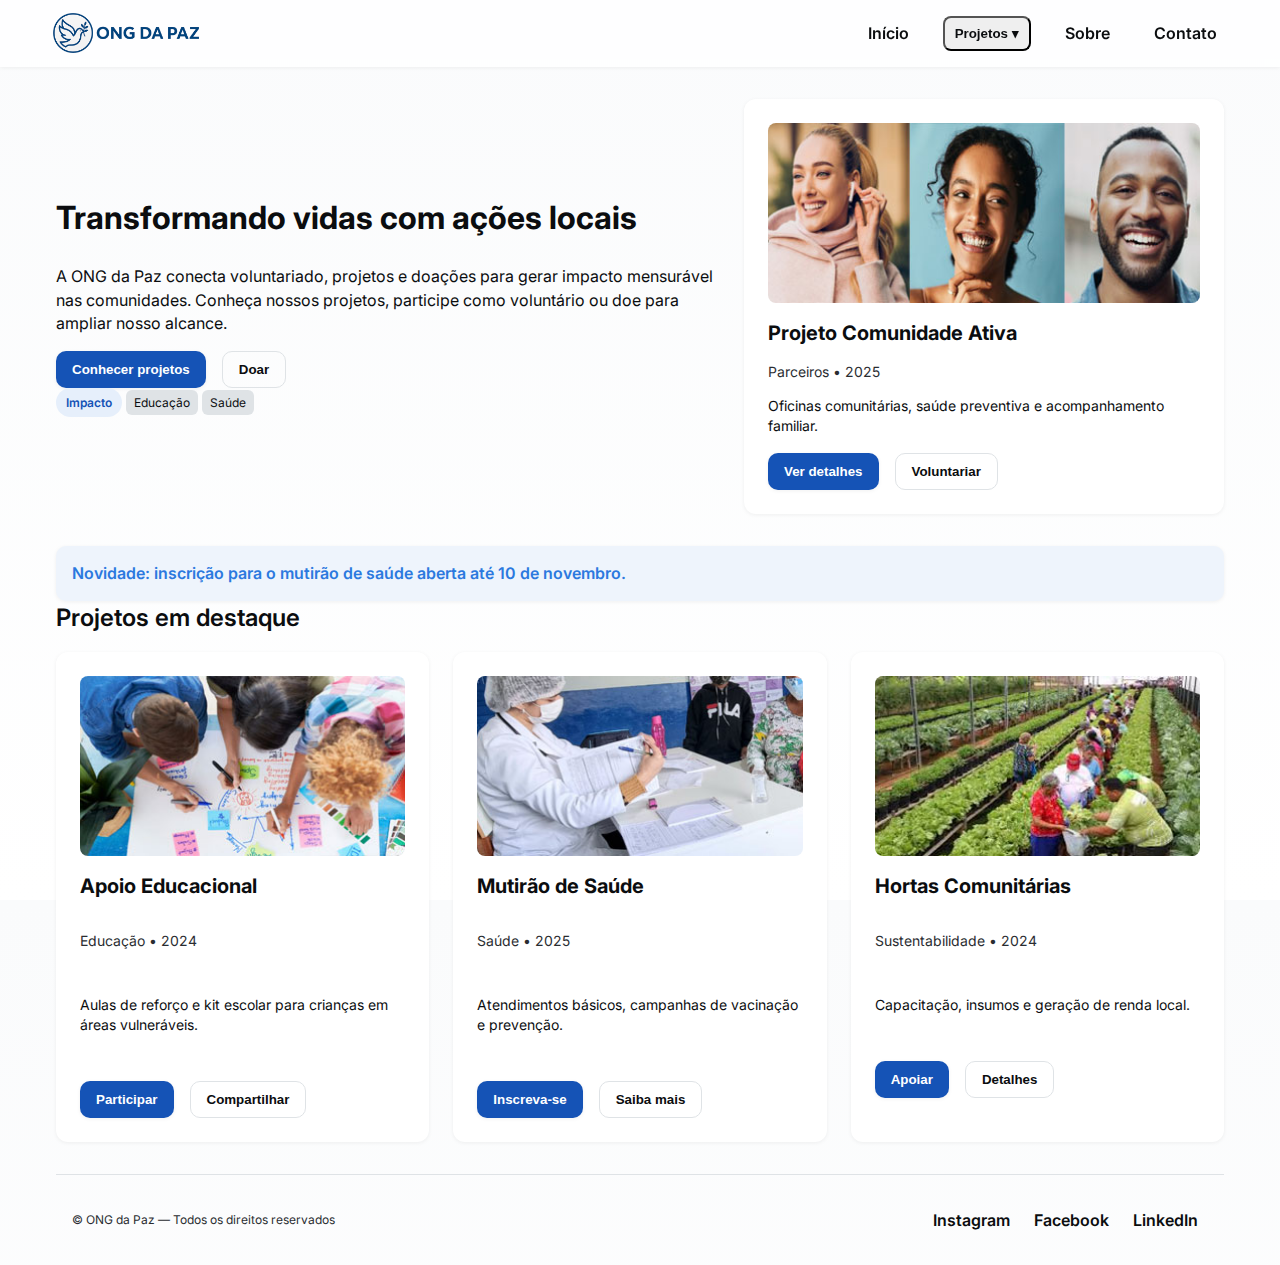
<file: index.html>
<!doctype html>
<html lang="pt-BR">
<head>
  <meta charset="utf-8">
  <meta name="viewport" content="width=device-width,initial-scale=1">
  <title>ONG da Paz — Início</title>
  <meta name="description" content="ONG da Paz — projetos, voluntariado, impacto social">
  <!-- Google Font (Inter) -->
  <link rel="preconnect" href="https://fonts.googleapis.com">
  <link rel="preconnect" href="https://fonts.gstatic.com" crossorigin>
  <link href="https://fonts.googleapis.com/css2?family=Inter:wght@300;400;600;700;800&display=swap" rel="stylesheet">
  <!-- Main stylesheet (coloque em assets/css/main.css conforme combinado) -->
  <link rel="stylesheet" href="assets/css/main.css">
</head>
<body>

  <!-- SITE HEADER / NAV -->
  <header class="site-header" role="banner">
    <div class="container nav" aria-label="Cabeçalho principal">
      <div class="brand">
        <img src="assets/img/logo.png" alt="ONG da Paz" />
        
      </div>

      <nav aria-label="Navegação principal">
        <ul class="nav__menu" role="menubar">
          <li class="nav__item" role="none"><a class="nav__link" role="menuitem" href="#home">Início</a></li>

          <li class="nav__item" role="none" aria-expanded="false">
            <button class="nav__link" aria-haspopup="true" aria-expanded="false" aria-controls="projectsDropdown">Projetos ▾</button>

            <div id="projectsDropdown" class="nav__dropdown" role="menu" aria-label="Submenu de projetos">
              <a class="nav__link" role="menuitem" href="#health">Saúde</a>
              <a class="nav__link" role="menuitem" href="#education">Educação</a>
              <a class="nav__link" role="menuitem" href="#community">Comunidade</a>
            </div>
          </li>

          <li class="nav__item" role="none"><a class="nav__link" role="menuitem" href="sobre.html">Sobre</a></li>
          <li class="nav__item" role="none"><a class="nav__link" role="menuitem" href="contato.html">Contato</a></li>
        </ul>

        <button class="nav__toggle" aria-label="Abrir menu" aria-controls="mobileNav" aria-expanded="false">
          <span class="hamburger" aria-hidden="true"></span>
        </button>
      </nav>
    </div>

    <!-- mobile panel (toggle via JS) -->
    <div id="mobileNav" class="mobile-nav" aria-hidden="true">
      <ul style="list-style:none;padding:0;margin:0;display:flex;flex-direction:column;gap:12px;">
        <li><a class="nav__link" href="#home">Início</a></li>
        <li>
          <details>
            <summary class="nav__link">Projetos</summary>
            <div style="display:flex;flex-direction:column;padding:8px;gap:8px;">
              <a class="nav__link" href="#health">Saúde</a>
              <a class="nav__link" href="#education">Educação</a>
              <a class="nav__link" href="#community">Comunidade</a>
            </div>
          </details>
        </li>
        <li><a class="nav__link" href="#about">Sobre</a></li>
        <li><a class="nav__link" href="#contact">Contato</a></li>
      </ul>
    </div>
  </header>

  <main id="home">
    <div class="container">

      <!-- HERO -->
      <section class="hero" aria-labelledby="heroTitle">
        <div>
          <h1 id="heroTitle" class="h-display">Transformando vidas com ações locais</h1>
          <p class="body">A ONG da Paz conecta voluntariado, projetos e doações para gerar impacto mensurável nas comunidades. Conheça nossos projetos, participe como voluntário ou doe para ampliar nosso alcance.</p>

          <div class="mt-2 row">
            <button class="btn btn-primary" id="learnMoreBtn">Conhecer projetos</button>
            <button class="btn btn-ghost" id="donateBtn">Doar</button>
          </div>

          <div class="mt-3">
            <span class="badge badge--primary">Impacto</span>
            <span class="tag">Educação</span>
            <span class="tag">Saúde</span>
          </div>
        </div>

        <aside>
          <div class="card">
            <img class="card__media" src="assets/img/projects/example.jpg" alt="Equipe em ação">
            <div>
              <h3 class="card__title">Projeto Comunidade Ativa</h3>
              <p class="card__meta">Parceiros • 2025</p>
              <p class="small">Oficinas comunitárias, saúde preventiva e acompanhamento familiar.</p>
              <div class="mt-2 row">
                <button class="btn btn-primary">Ver detalhes</button>
                <button class="btn btn-ghost">Voluntariar</button>
              </div>
            </div>
          </div>
        </aside>
      </section>

      <!-- ALERT EXAMPLE -->
      <div class="mt-3">
        <div class="alert alert--info" role="status">Novidade: inscrição para o mutirão de saúde aberta até 10 de novembro.</div>
      </div>

      <!-- PROJECTS GRID -->
      <section aria-labelledby="projectsTitle" class="mt-4">
        <h2 id="projectsTitle" class="h-xl">Projetos em destaque</h2>
        <div class="cards-grid">

          <article class="card" aria-labelledby="p1">
            <img class="card__media" src="assets/img/projects/proj1.jpg" alt="Projeto educação">
            <h3 id="p1" class="card__title">Apoio Educacional</h3>
            <p class="card__meta">Educação • 2024</p>
            <p class="small">Aulas de reforço e kit escolar para crianças em áreas vulneráveis.</p>
            <div class="row mt-2">
              <button class="btn btn-primary">Participar</button>
              <button class="btn btn-ghost">Compartilhar</button>
            </div>
          </article>

          <article class="card" aria-labelledby="p2">
            <img class="card__media" src="assets/img/projects/proj2.jpg" alt="Projeto saúde">
            <h3 id="p2" class="card__title">Mutirão de Saúde</h3>
            <p class="card__meta">Saúde • 2025</p>
            <p class="small">Atendimentos básicos, campanhas de vacinação e prevenção.</p>
            <div class="row mt-2">
              <button class="btn btn-primary">Inscreva-se</button>
              <button class="btn btn-ghost">Saiba mais</button>
            </div>
          </article>

          <article class="card" aria-labelledby="p3">
            <img class="card__media" src="assets/img/projects/proj3.jpg" alt="Projeto hortas comunitárias">
            <h3 id="p3" class="card__title">Hortas Comunitárias</h3>
            <p class="card__meta">Sustentabilidade • 2024</p>
            <p class="small">Capacitação, insumos e geração de renda local.</p>
            <div class="row mt-2">
              <button class="btn btn-primary">Apoiar</button>
              <button class="btn btn-ghost">Detalhes</button>
            </div>
          </article>

        </div>
      </section>

      

      <!-- FOOTER -->
      <footer class="site-footer mt-4" role="contentinfo">
        <div class="container">
          <div class="row space-between items-center">
            <div>
              <p class="caption">© ONG da Paz — Todos os direitos reservados</p>
            </div>
            <div>
              <nav aria-label="Redes sociais">
                <a class="nav__link" href="#">Instagram</a>
                <a class="nav__link" href="#">Facebook</a>
                <a class="nav__link" href="#">LinkedIn</a>
              </nav>
            </div>
          </div>
        </div>
      </footer>

    </div> <!-- /container -->
  </main>

  <!-- TOASTS CONTAINER -->
  <div class="toasts" id="toasts" aria-live="polite" aria-atomic="true"></div>

  <!-- MODAL TEMPLATE (hidden) -->
  <template id="modalTemplate">
    <div class="modal-backdrop" role="dialog" aria-modal="true">
      <div class="modal">
        <h2 class="h-lg">Confirmação</h2>
        <p class="body">Obrigado! Sua ação será processada.</p>
        <div class="row mt-2">
          <button class="btn btn-primary" data-action="close">OK</button>
        </div>
      </div>
    </div>
  </template>

  <script src="assets/js/site.js"></script>

</body>
</html>
</file>
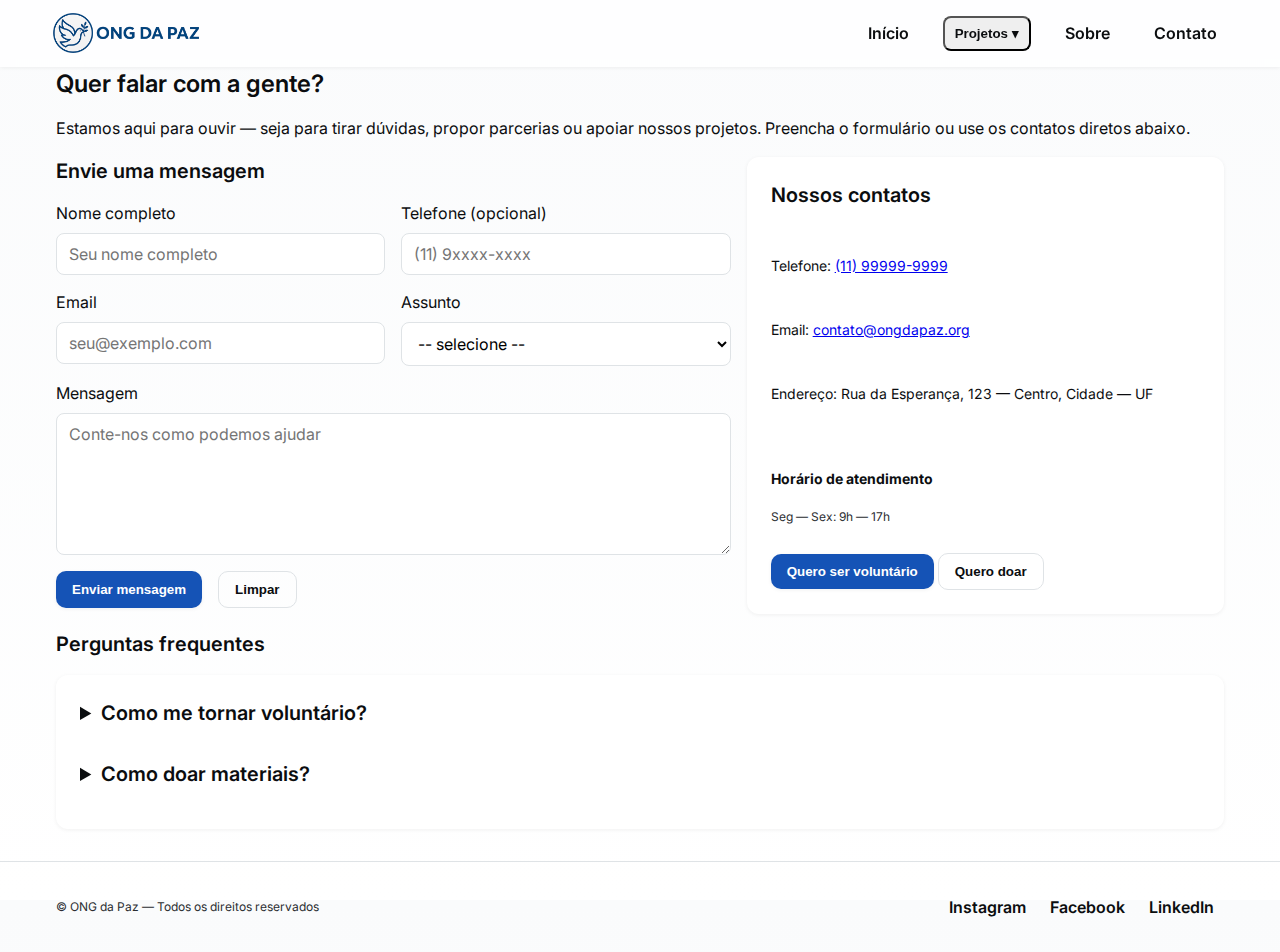
<file: contato.html>
<!doctype html>
<html lang="pt-BR">
<head>
  <meta charset="utf-8">
  <meta name="viewport" content="width=device-width,initial-scale=1">
  <title>Contato — ONG da Paz</title>
  <meta name="description" content="Fale conosco — ONG da Paz. Voluntariado, doações e parcerias.">
  <link href="https://fonts.googleapis.com/css2?family=Inter:wght@300;400;600;700;800&display=swap" rel="stylesheet">
  <link rel="stylesheet" href="assets/css/main.css">
</head>
<body>
  <header class="site-header" role="banner">
    <div class="container nav" aria-label="Cabeçalho principal">
      <div class="brand">
        <img src="assets/img/logo.png" alt="ONG da Paz" />
        
      </div>

            <nav aria-label="Navegação principal">
        <ul class="nav__menu" role="menubar">
          <li class="nav__item" role="none"><a class="nav__link" role="menuitem" href="index.html">Início</a></li>

          <li class="nav__item" role="none" aria-expanded="false">
            <button class="nav__link" aria-haspopup="true" aria-expanded="false" aria-controls="projectsDropdown">Projetos ▾</button>

            <div id="projectsDropdown" class="nav__dropdown" role="menu" aria-label="Submenu de projetos">
              <a class="nav__link" role="menuitem" href="#health">Saúde</a>
              <a class="nav__link" role="menuitem" href="#education">Educação</a>
              <a class="nav__link" role="menuitem" href="#community">Comunidade</a>
            </div>
          </li>

          <li class="nav__item" role="none"><a class="nav__link" role="menuitem" href="sobre.html">Sobre</a></li>
          <li class="nav__item" role="none"><a class="nav__link" role="menuitem" href="contato.html">Contato</a></li>
        </ul>

        <button class="nav__toggle" aria-label="Abrir menu" aria-controls="mobileNav" aria-expanded="false">
          <span class="hamburger" aria-hidden="true"></span>
        </button>
      </nav>
    </div>

    <div id="mobileNav" class="mobile-nav" aria-hidden="true">
      <ul style="list-style:none;padding:0;margin:0;display:flex;flex-direction:column;gap:12px;">
        <li><a class="nav__link" href="index.html">Início</a></li>
        <li><a class="nav__link" href="projetos.html">Projetos</a></li>
        <li><a class="nav__link" href="sobre.html">Sobre</a></li>
        <li><a class="nav__link" href="contato.html">Contato</a></li>
      </ul>
    </div>
  </header>

  <main class="container" id="main">
    <section class="mt-4" aria-labelledby="contactHero">
      <h1 id="contactHero" class="h-xl">Quer falar com a gente?</h1>
      <p class="body">Estamos aqui para ouvir — seja para tirar dúvidas, propor parcerias ou apoiar nossos projetos. Preencha o formulário ou use os contatos diretos abaixo.</p>
    </section>

    <section class="grid mt-3" aria-labelledby="contactFormTitle">
      <div class="col-7">
        <h2 id="contactFormTitle" class="h-lg">Envie uma mensagem</h2>
        <form id="contactFullForm" novalidate>
          <div class="grid">
            <label class="form-field col-6">
              <span>Nome completo</span>
              <input name="name" type="text" required placeholder="Seu nome completo">
              <small class="form-error sr-only">Nome é obrigatório</small>
            </label>

            <label class="form-field col-6">
              <span>Telefone (opcional)</span>
              <input name="phone" type="tel" placeholder="(11) 9xxxx-xxxx">
            </label>

            <label class="form-field col-6">
              <span>Email</span>
              <input name="email" type="email" required placeholder="seu@exemplo.com">
              <small class="form-error sr-only">Email inválido</small>
            </label>

            <label class="form-field col-6">
              <span>Assunto</span>
              <select name="subject">
                <option value="">-- selecione --</option>
                <option value="volunteer">Voluntariado</option>
                <option value="donation">Doação</option>
                <option value="partnership">Parcerias</option>
                <option value="other">Outro</option>
              </select>
            </label>

            <label class="form-field col-12">
              <span>Mensagem</span>
              <textarea name="message" rows="6" required placeholder="Conte-nos como podemos ajudar"></textarea>
              <small class="form-error sr-only">Mensagem obrigatória</small>
            </label>

            <div class="col-12 row">
              <button type="submit" class="btn btn-primary">Enviar mensagem</button>
              <button type="reset" class="btn btn-ghost">Limpar</button>
            </div>
          </div>
        </form>
      </div>

      <aside class="col-5">
        <div class="card">
          <h3 class="h-lg">Nossos contatos</h3>
          <p class="small">Telefone: <a href="tel:+551199999999">(11) 99999-9999</a></p>
          <p class="small">Email: <a href="mailto:contato@ongdapaz.org">contato@ongdapaz.org</a></p>
          <p class="small">Endereço: Rua da Esperança, 123 — Centro, Cidade — UF</p>

          <div class="mt-2">
            <h4 class="small">Horário de atendimento</h4>
            <p class="caption">Seg — Sex: 9h — 17h</p>
          </div>

          <div class="mt-3">
            <button class="btn btn-primary" id="volunteerBtn">Quero ser voluntário</button>
            <button class="btn btn-ghost" id="donatePageBtn">Quero doar</button>
          </div>
        </div>

        
      </aside>
    </section>

    <section class="mt-4" aria-labelledby="faqTitle">
      <p></p>
      <h2 id="faqTitle" class="h-lg">Perguntas frequentes</h2>
      <div class="card mt-2">
        <details>
          <summary class="h-lg">Como me tornar voluntário?</summary>
          <div class="mt-2"><p class="body">Preencha o formulário acima e selecione "Voluntariado" no assunto — entraremos em contato com as próximas etapas.</p></div>
        </details>
        <details>
          <summary class="h-lg">Como doar materiais?</summary>
          <div class="mt-2"><p class="body">Entre em contato pelo email para combinar logística de recebimento de doações e pontos de entrega.</p></div>
        </details>
      </div>
    </section>

  </main>

  <footer class="site-footer mt-4" role="contentinfo">
    <div class="container">
      <div class="row space-between items-center">
        <div>
          <p class="caption">© ONG da Paz — Todos os direitos reservados</p>
        </div>
        <div>
          <nav aria-label="Redes sociais">
            <a class="nav__link" href="#">Instagram</a>
            <a class="nav__link" href="#">Facebook</a>
            <a class="nav__link" href="#">LinkedIn</a>
          </nav>
        </div>
      </div>
    </div>
  </footer>

  <div class="toasts" id="toasts" aria-live="polite" aria-atomic="true"></div>
  <template id="modalTemplate">
    <div class="modal-backdrop" role="dialog" aria-modal="true">
      <div class="modal">
        <h2 class="h-lg">Obrigado!</h2>
        <p class="body">Recebemos sua mensagem. Entraremos em contato em até 5 dias úteis.</p>
        <div class="row mt-2"><button class="btn btn-primary" data-action="close">Fechar</button></div>
      </div>
    </div>
  </template>

  <script src="assets/js/site.js"></script>
</body>
</html>
</file>
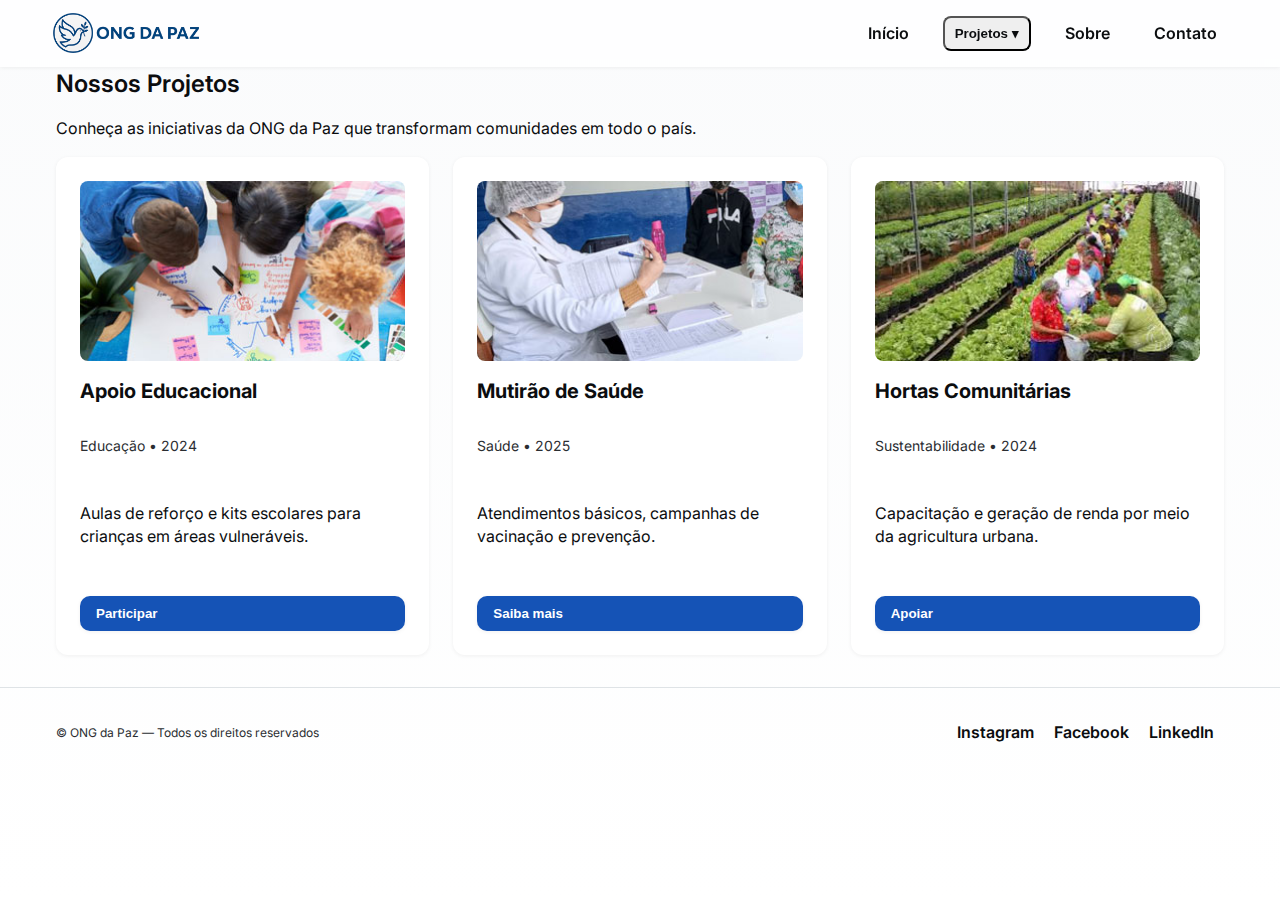
<file: projetos.html>
<!doctype html>
<html lang="pt-BR">
<head>
  <meta charset="utf-8">
  <meta name="viewport" content="width=device-width,initial-scale=1">
  <title>Projetos — ONG da Paz</title>
  <meta name="description" content="Conheça os projetos sociais e ambientais da ONG da Paz.">
  <link href="https://fonts.googleapis.com/css2?family=Inter:wght@300;400;600;700;800&display=swap" rel="stylesheet">
  <link rel="stylesheet" href="assets/css/main.css">
</head>
<body>
  <header class="site-header" role="banner">
    <div class="container nav">
      <div class="brand">
        <img src="assets/img/logo.png" alt="ONG da Paz" />
      </div>
            <nav aria-label="Navegação principal">
        <ul class="nav__menu" role="menubar">
          <li class="nav__item" role="none"><a class="nav__link" role="menuitem" href="#home">Início</a></li>

          <li class="nav__item" role="none" aria-expanded="false">
            <button class="nav__link" aria-haspopup="true" aria-expanded="false" aria-controls="projectsDropdown">Projetos ▾</button>

            <div id="projectsDropdown" class="nav__dropdown" role="menu" aria-label="Submenu de projetos">
              <a class="nav__link" role="menuitem" href="#health">Saúde</a>
              <a class="nav__link" role="menuitem" href="#education">Educação</a>
              <a class="nav__link" role="menuitem" href="#community">Comunidade</a>
            </div>
          </li>

          <li class="nav__item" role="none"><a class="nav__link" role="menuitem" href="sobre.html">Sobre</a></li>
          <li class="nav__item" role="none"><a class="nav__link" role="menuitem" href="contato.html">Contato</a></li>
        </ul>

        <button class="nav__toggle" aria-label="Abrir menu" aria-controls="mobileNav" aria-expanded="false">
          <span class="hamburger" aria-hidden="true"></span>
        </button>
      </nav>
    </div>
  </header>

  <main class="container mt-4">
    <h1 class="h-xl">Nossos Projetos</h1>
    <p class="body">Conheça as iniciativas da ONG da Paz que transformam comunidades em todo o país.</p>

    <section class="mt-4 cards-grid">
      <article class="card"><img class="card__media" src="assets/img/projects/proj1.jpg" alt="Projeto Educação"><h3 class="card__title">Apoio Educacional</h3><p class="card__meta">Educação • 2024</p><p>Aulas de reforço e kits escolares para crianças em áreas vulneráveis.</p><button class="btn btn-primary mt-2">Participar</button></article>
      <article class="card"><img class="card__media" src="assets/img/projects/proj2.jpg" alt="Projeto Saúde"><h3 class="card__title">Mutirão de Saúde</h3><p class="card__meta">Saúde • 2025</p><p>Atendimentos básicos, campanhas de vacinação e prevenção.</p><button class="btn btn-primary mt-2">Saiba mais</button></article>
      <article class="card"><img class="card__media" src="assets/img/projects/proj3.jpg" alt="Projeto Sustentabilidade"><h3 class="card__title">Hortas Comunitárias</h3><p class="card__meta">Sustentabilidade • 2024</p><p>Capacitação e geração de renda por meio da agricultura urbana.</p><button class="btn btn-primary mt-2">Apoiar</button></article>
    </section>
  </main>

  <footer class="site-footer mt-4">
    <div class="container row space-between items-center">
      <p class="caption">© ONG da Paz — Todos os direitos reservados</p>
      <nav><a class="nav__link" href="#">Instagram</a><a class="nav__link" href="#">Facebook</a><a class="nav__link" href="#">LinkedIn</a></nav>
    </div>
  </footer>

  <script src="assets/js/site.js"></script>
</body>
</html>
</file>
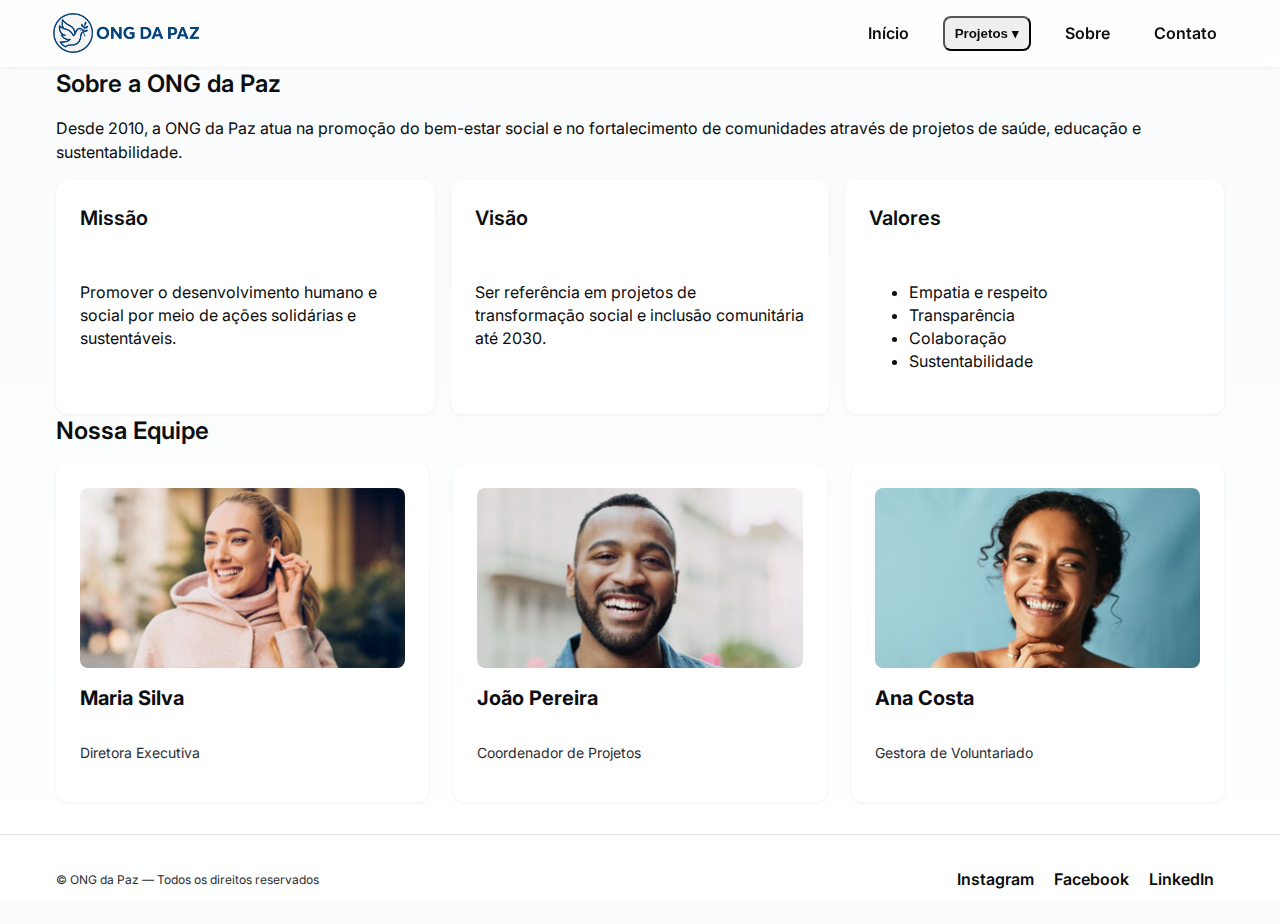
<file: sobre.html>
<!doctype html>
<html lang="pt-BR">
<head>
  <meta charset="utf-8">
  <meta name="viewport" content="width=device-width,initial-scale=1">
  <title>Sobre — ONG da Paz</title>
  <meta name="description" content="Conheça a história, missão e equipe da ONG da Paz.">
  <link href="https://fonts.googleapis.com/css2?family=Inter:wght@300;400;600;700;800&display=swap" rel="stylesheet">
  <link rel="stylesheet" href="assets/css/main.css">
</head>
<body>
  <header class="site-header" role="banner">
    <div class="container nav">
      <div class="brand">
        <img src="assets/img/logo.png" alt="ONG da Paz" />
      </div>
            <nav aria-label="Navegação principal">
        <ul class="nav__menu" role="menubar">
          <li class="nav__item" role="none"><a class="nav__link" role="menuitem" href="index.html">Início</a></li>

          <li class="nav__item" role="none" aria-expanded="false">
            <button class="nav__link" aria-haspopup="true" aria-expanded="false" aria-controls="projectsDropdown">Projetos ▾</button>

            <div id="projectsDropdown" class="nav__dropdown" role="menu" aria-label="Submenu de projetos">
              <a class="nav__link" role="menuitem" href="#health">Saúde</a>
              <a class="nav__link" role="menuitem" href="#education">Educação</a>
              <a class="nav__link" role="menuitem" href="#community">Comunidade</a>
            </div>
          </li>

          <li class="nav__item" role="none"><a class="nav__link" role="menuitem" href="sobre.html">Sobre</a></li>
          <li class="nav__item" role="none"><a class="nav__link" role="menuitem" href="contato.html">Contato</a></li>
        </ul>

        <button class="nav__toggle" aria-label="Abrir menu" aria-controls="mobileNav" aria-expanded="false">
          <span class="hamburger" aria-hidden="true"></span>
        </button>
      </nav>
    </div>
  </header>

  <main class="container mt-4">
    <section>
      <h1 class="h-xl">Sobre a ONG da Paz</h1>
      <p class="body">Desde 2010, a ONG da Paz atua na promoção do bem-estar social e no fortalecimento de comunidades através de projetos de saúde, educação e sustentabilidade.</p>
    </section>

    <section class="mt-4 grid">
      <div class="col-4 card">
        <h2 class="h-lg">Missão</h2>
        <p class="body">Promover o desenvolvimento humano e social por meio de ações solidárias e sustentáveis.</p>
      </div>
      <div class="col-4 card">
        <h2 class="h-lg">Visão</h2>
        <p class="body">Ser referência em projetos de transformação social e inclusão comunitária até 2030.</p>
      </div>
      <div class="col-4 card">
        <h2 class="h-lg">Valores</h2>
        <ul class="body">
          <li>Empatia e respeito</li>
          <li>Transparência</li>
          <li>Colaboração</li>
          <li>Sustentabilidade</li>
        </ul>
      </div>
    </section>

    <section class="mt-5">
      <h2 class="h-xl">Nossa Equipe</h2>
      <div class="cards-grid mt-2">
        <div class="card"><img class="card__media" src="assets/img/team1.jpg" alt="Maria Silva"><h3 class="card__title">Maria Silva</h3><p class="card__meta">Diretora Executiva</p></div>
        <div class="card"><img class="card__media" src="assets/img/team2.jpg" alt="João Pereira"><h3 class="card__title">João Pereira</h3><p class="card__meta">Coordenador de Projetos</p></div>
        <div class="card"><img class="card__media" src="assets/img/team3.jpg" alt="Ana Costa"><h3 class="card__title">Ana Costa</h3><p class="card__meta">Gestora de Voluntariado</p></div>
      </div>
    </section>

   
  </main>

  <footer class="site-footer mt-4">
    <div class="container row space-between items-center">
      <p class="caption">© ONG da Paz — Todos os direitos reservados</p>
      <nav><a class="nav__link" href="#">Instagram</a><a class="nav__link" href="#">Facebook</a><a class="nav__link" href="#">LinkedIn</a></nav>
    </div>
  </footer>

  <script src="assets/js/site.js"></script>
</body>
</html>
</file>
<file: assets/css/main.css>
/* main.css - imports module files */
@import './base.css';
@import './layout.css';
@import './components.css';

/* any global overrides can follow */
</file>
